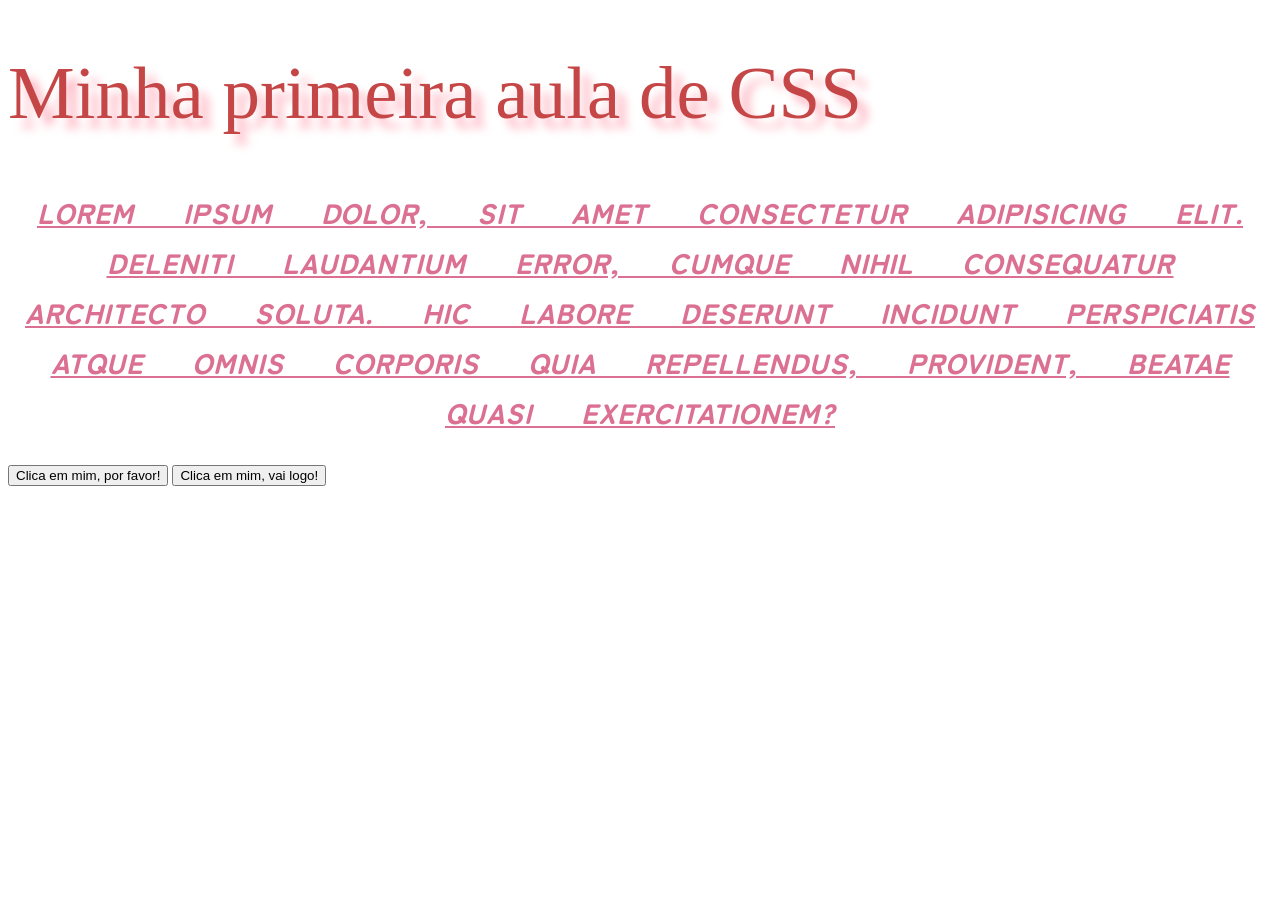
<file: Index.html>
<!-- * no CSS significa "TUDO"

<!DOCTYPE html>
<html lang="pt-br">
<head>
    <meta charset="UTF-8">
    <meta name="viewport" content="width=device-width, initial-scale=1.0">
    <link rel="stylesheet" href="./Styles.css">
    <title>CSS</title>
</head>
<body>
    <h1 id="titulo"> Minha primeira aula de CSS</h1>

    <p id="paragrafo">Lorem ipsum dolor, sit amet consectetur adipisicing elit. Deleniti laudantium error, cumque nihil consequatur architecto soluta.
         Hic labore deserunt incidunt perspiciatis atque omnis corporis quia repellendus, provident, beatae quasi exercitationem?
    </p>

    <button id="botao">Clica em mim, por favor!</button>
    <button id="outro-botao"> Clica em mim, vai logo!</button>
</body>
</html> -->

<!DOCTYPE html>
<html lang="pt-br">
<head>
    <meta charset="UTF-8">
    <meta name="viewport" content="width=device-width, initial-scale=1.0">
    <link href="./Styles.css" rel="stylesheet">
    <link rel="preconnect" href="https://fonts.googleapis.com">
    <link rel="preconnect" href="https://fonts.gstatic.com" crossorigin>
    <link href="https://fonts.googleapis.com/css2?family=Zen+Maru+Gothic&display=swap" rel="stylesheet">
    <title>CSS</title>
</head>
<body>
    <h1 class="texto"> Minha primeira aula de CSS</h1>

    <p class="texto">Lorem ipsum dolor, sit amet consectetur adipisicing elit. Deleniti laudantium error, cumque nihil consequatur architecto soluta.
         Hic labore deserunt incidunt perspiciatis atque omnis corporis quia repellendus, provident, beatae quasi exercitationem?
    </p>

    <button class="botao">Clica em mim, por favor!</button>
    <button id="segundo-botao"> Clica em mim, vai logo!</button>
</body>
</html>
</file>
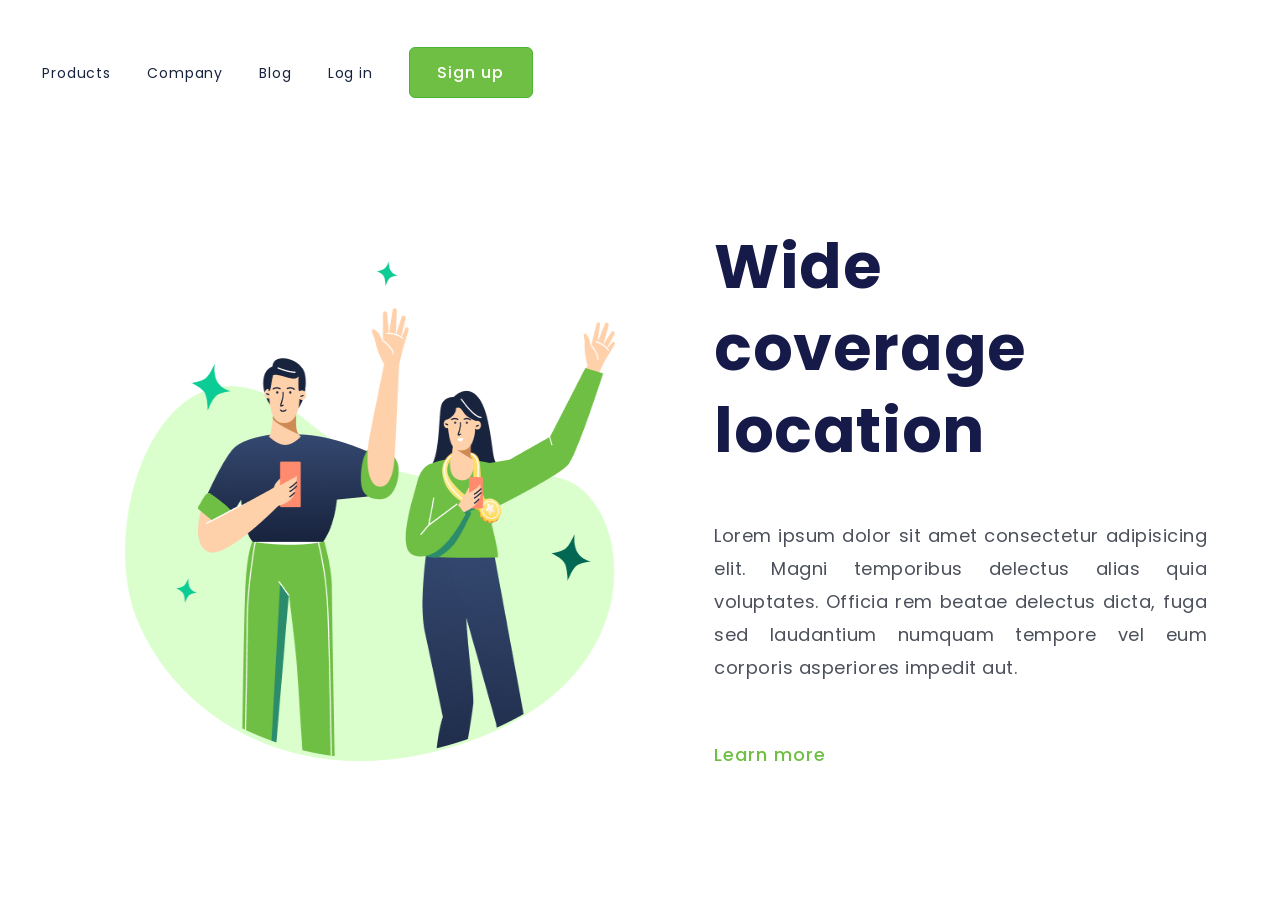
<file: Desafio1.html>
<!DOCTYPE html>
<html lang="pt-br">
<head>
    <meta charset="UTF-8">
    <meta name="viewport" content="width=device-width, initial-scale=1.0">
    <link rel="stylesheet" href="./Desafio1.css">
    <style>
      @import url('https://fonts.googleapis.com/css2?family=Montserrat:ital,wght@0,100..900;1,100..900&family=Poppins:ital,wght@0,100;0,200;0,300;0,400;0,500;0,600;0,700;0,800;0,900;1,100;1,200;1,300;1,400;1,500;1,600;1,700;1,800;1,900&display=swap');  
    </style>
    <title>Desafio - 01 - CSS</title>
</head>
<body>
    <header>
        <a class="link-menu">Products</a>
        <a class="link-menu">Company</a>
        <a class="link-menu">Blog</a>
        <a class="link-menu">Log in</a>
        <button class="button-sign-up">Sign up</button>
    </header>
    <main>
        <img src="./img/Desafio1.png" alt="wide-coverage-location" class="Logo-image">
        <div>
            <h1>Wide coverage location</h1>
            <p>Lorem ipsum dolor sit amet consectetur adipisicing elit. Magni temporibus delectus alias quia voluptates. Officia rem beatae delectus dicta, fuga sed laudantium numquam tempore vel eum corporis asperiores impedit aut.</p>
            <button class="button-learn-more"> Learn more</button>
        </div>
    </main>
</body>
</html>
</file>
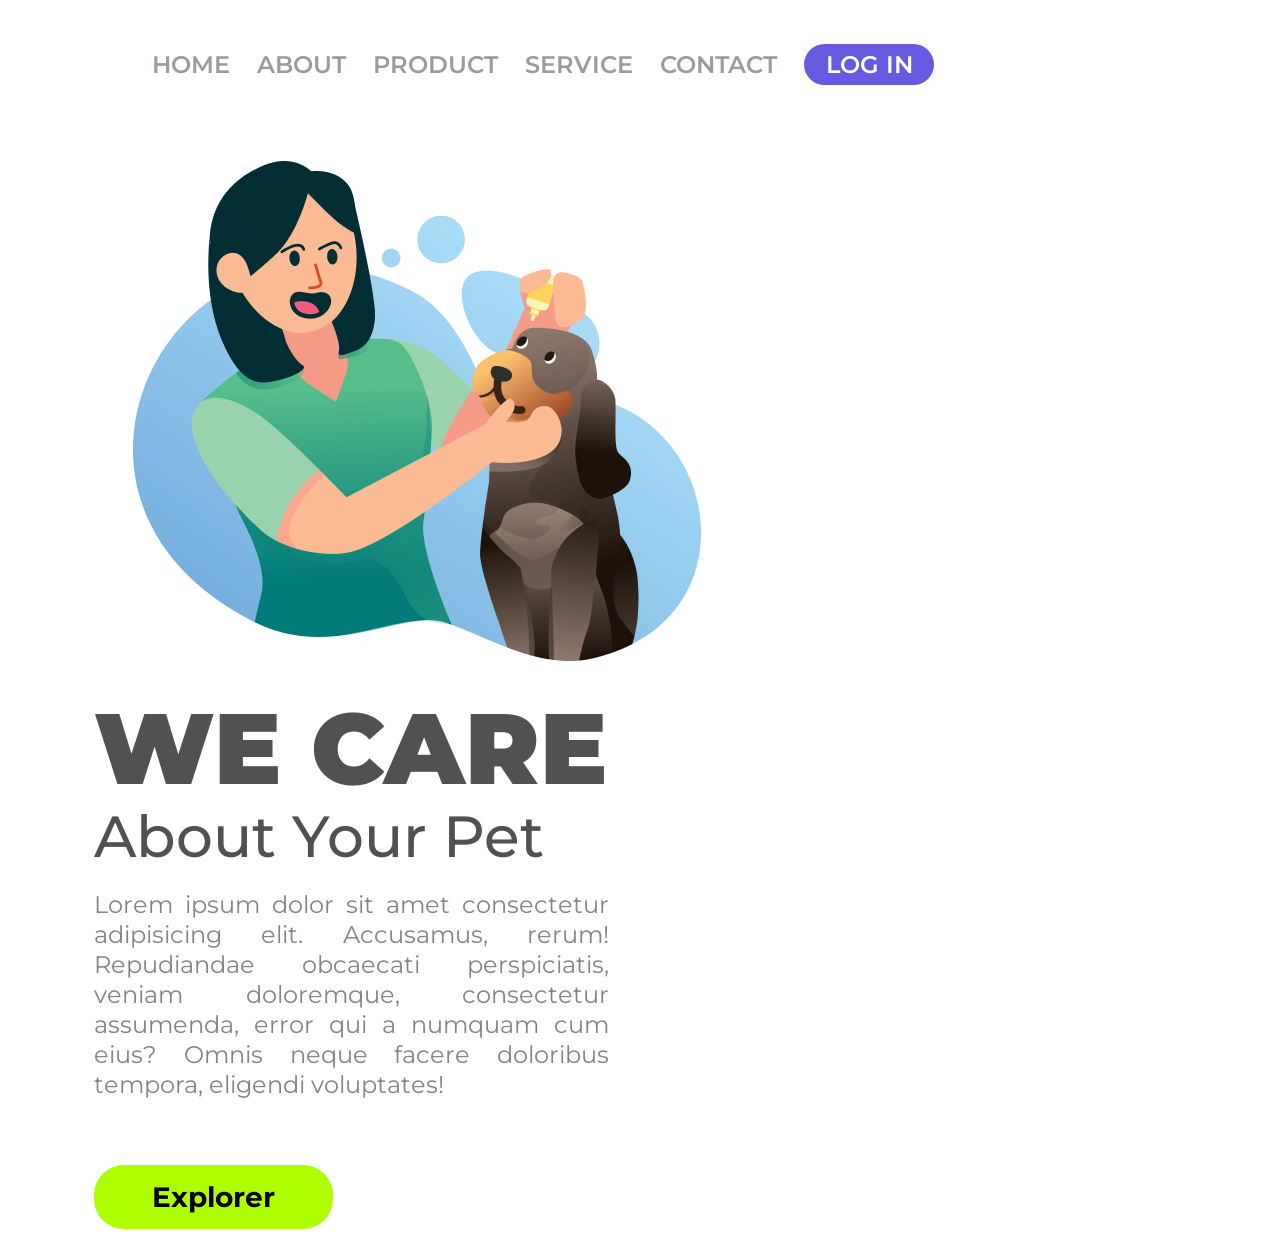
<file: Indexprojeto1.html>
<!DOCTYPE html>
<html lang="pt-br">
<head>
    <meta charset="UTF-8">
    <meta name="viewport" content="width=device-width, initial-scale=1.0">
    <link rel="stylesheet" href="./Stylesprojeto1.css">
    <style>
       @import url('https://fonts.googleapis.com/css2?family=Montserrat:ital,wght@0,100..900;1,100..900&display=swap');
    </style>
    <title>We Care</title>
</head>
<body>
    <header>
        <a class="link-header">HOME</a>
        <a class="link-header">ABOUT</a>
        <a class="link-header">PRODUCT</a>
        <a class="link-header">SERVICE</a>
        <a class="link-header">CONTACT</a>
        <button class="button-header">LOG IN</button>
    </header>
    <main>
        <img src="./img/Illustration 2.png" alt="we-care-logo" class="logo-image">
        <section>
            <h1>WE CARE</h1>
            <h2>About Your Pet</h2>
            <p>Lorem ipsum dolor sit amet consectetur adipisicing elit. Accusamus, rerum! Repudiandae obcaecati perspiciatis, veniam doloremque, consectetur assumenda, error qui a numquam cum eius? Omnis neque facere doloribus tempora, eligendi voluptates!</p>
            <button class="button-main">Explorer</button>
        </section>
    </main>
</body>
</html>
</file>
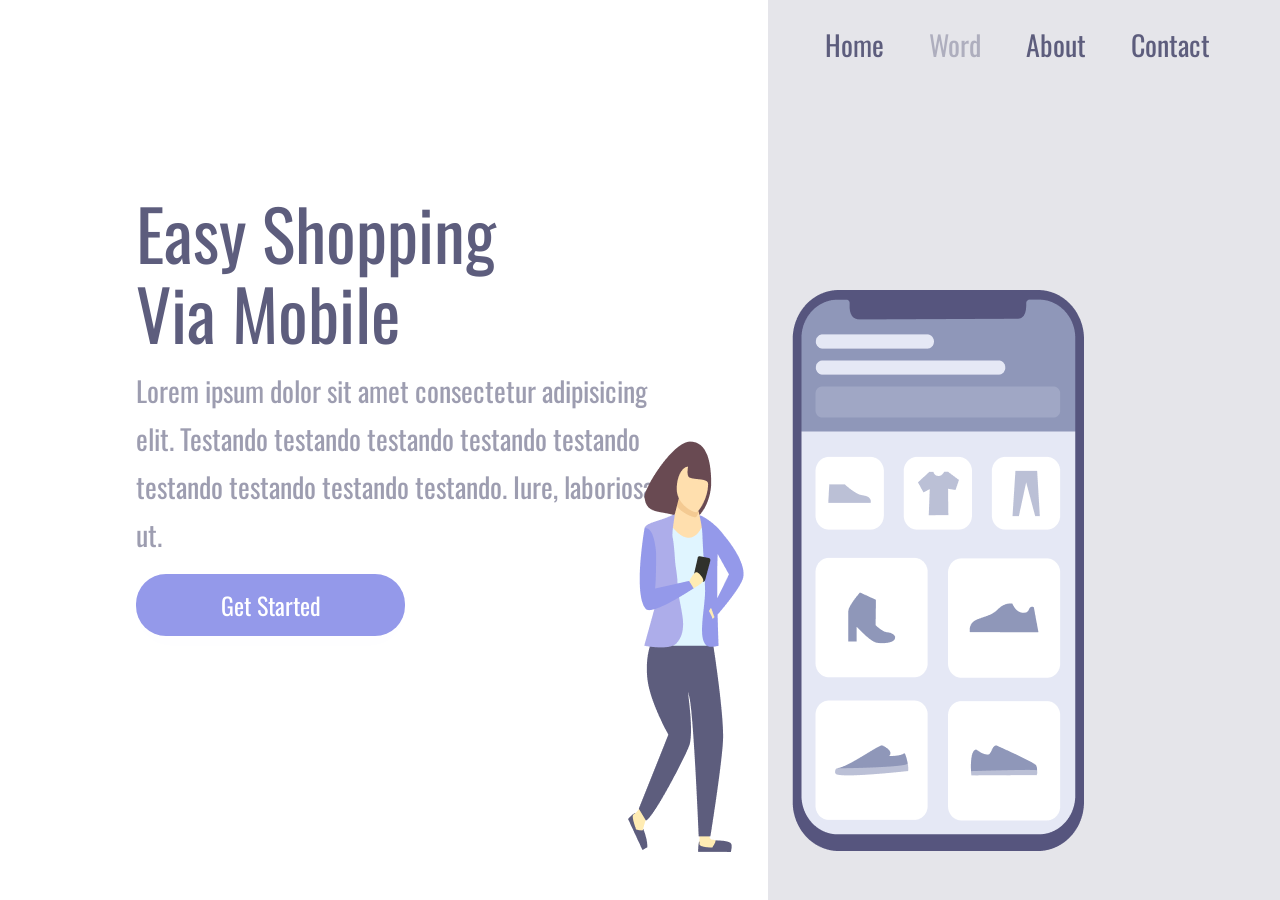
<file: Projeto1.html>
<!DOCTYPE html>
<html lang="en">
<head>
    <meta charset="UTF-8">
    <meta name="viewport" content="width=device-width, initial-scale=1.0">
    <link rel="stylesheet" href="./Projeto1.css">
    <link rel="preconnect" href="https://fonts.googleapis.com">
    <link rel="preconnect" href="https://fonts.gstatic.com" crossorigin>
    <link href="https://fonts.googleapis.com/css2?family=Montserrat:ital,wght@0,100..900;1,100..900&family=Oswald:wght@200..700&family=Poppins:ital,wght@0,100;0,200;0,300;0,400;0,500;0,600;0,700;0,800;0,900;1,100;1,200;1,300;1,400;1,500;1,600;1,700;1,800;1,900&display=swap" rel="stylesheet">
    <title>CSS - Projeto</title>
</head>
<body>
    <div class="wrapper">
        <section class="container-left">
            <h1>Easy Shopping Via Mobile</h1>
            <p>Lorem ipsum dolor sit amet consectetur adipisicing elit. Testando testando testando testando testando testando testando testando testando. Iure, laboriosam ut.</p>
            <button>Get Started</button>
        </section>
        <section class="container-right">
            <header>
                <a>Home</a>
                <a>Word</a>
                <a>About</a>
                <a>Contact</a>
            </header>
            <img alt="girl-cellphone" src="./img/Projeto1.png">
        </section>
    </div>    
</body>
</html>
</file>
<file: Styles.css>
h1 { /*cabeçalho*/
    color: #c54646;
    font-size: 75px;
    font-weight: lighter; 
    text-shadow: 10px 10px 10px rgb(255, 181, 193);
    
    
    /*font-weight: bolder = negrito com força
      font-weight: lighter = fonte fina;
      font-style: italic   = fonte itálica
      line-height: 30px = altura da linha;
      letter-spacing: 30px; = espaço entre as letras
      word-spacing: 40px; = espaço entre palavras
      text-align: center; = alinhamento do texto
      text-transform: uppercase; = deixa todo texto maiúsculo
      text-decoration: underline; = deixa o texto sublinhado
      text-shadow: 5px 5px 5px #ff0000 = sombra na horizontal, vertical, 
      o quanto vai ser o nível  da sombra se é bem ou fraco esfumaçado*/
}

p{ /*parágrafo*/
    color: palevioletred;
    font-size: 28px; /*tamanho to texto*/
    font-weight: 999; /*lagura da fonte, tipo colocar em negrito*/
    font-family: "Zen Maru Gothic", sans-serif; /* as fontes acrescento pelo https://fonts.google.com/*/
    font-style: italic;
    line-height: 50px ;
    letter-spacing: 1px;
    word-spacing: 40px;
    text-align: center;
    text-transform: uppercase;
    text-decoration: underline;
</file>
<file: Desafio1.css>
@import url('https://fonts.googleapis.com/css2?family=Montserrat:ital,wght@0,100..900;1,100..900&family=Poppins:ital,wght@0,100;0,200;0,300;0,400;0,500;0,600;0,700;0,800;0,900;1,100;1,200;1,300;1,400;1,500;1,600;1,700;1,800;1,900&display=swap');
*{
    margin: 0;
    padding: 0;
    box-sizing: border-box;
    font-family: "Poppins", sans-serif;}

header{
    margin-top: 47px;
    margin-left: 42px;
}

.link-menu{
    font-size: 14px;
    font-weight: 400;
    line-height: 21px;
    letter-spacing: 0.875px;
    color: #17233D;
    cursor: pointer;
    margin-right: 32px;
}

.button-sign-up{
    background:#6FBF44;
    border-radius: 6px;
    width: 124px;
    height: 51px;
    border: 1px solid #4cb538;
    font-weight: 500;
    font-size: 16px;
    line-height: 24px;
    color: #ffffff;
    cursor: pointer;
    letter-spacing: 1px;
    }


img{
    margin: 163px 0 0 123px;
    display: inline-block;
}    

.Logo-image{
    width: 500px; 
    height: 500px;
    margin-left: 125px;
    display: inline-block;
    margin: 163px 0 0 125px;
}  

div{
    display: inline-block;
    margin-left: 85px;
    width: 493px;

}

h1{
    font-size: 62px;
    font-weight: 700;
    line-height: 82px;
    letter-spacing: 0.596154px;
    color: #161a49;
}

p{
    font-size: 18px;
    font-weight: 400;
    line-height: 33px;
    letter-spacing: 0.5px;
    text-align: justify;
    color: #4b505a;
    margin-top: 47px;
    margin-bottom: 57px;
    
}

.button-learn-more{
    font-size: 18px;
    font-weight: 500;
    line-height: 27px;
    color: rgba(111, 191, 68, 1);
    letter-spacing: 1px;
    margin-bottom: 65px;
    cursor: pointer;
    background: transparent;
    border: none;
    
}

@media screen and (max-width: 1207px){
    .link-menu {
        width: 100%;
        height: 50%;
        padding: 0;
        margin: 0%;
    }

    .Logo-image{
        width: 500px; 
        height: 500px;
        margin-left: 0px;
        display: inline-block;
        margin: 20px 0 0 20px;

    button {
        margin: 0 auto;
        display: block;

    }
    img{
        position: static;
        max-width: 35%;
    }
    header{
        display: none;
    }
    h1{ font-size: 36px;
        line-height: 52px;
        width: auto;
        margin: 58px 0 0 50px;
        text-align: center;
    }
    p{
        margin: 15px 40px;
        width: auto;
        text-align: center;
        font-size: 14px;
        line-height: 24px;
    }
    }    

    @media screen and (max-width: 330px){
        .container-left{
            height: 70%;
        }
        
    }
</file>
<file: Stylesprojeto1.css>
@import url('https://fonts.googleapis.com/css2?family=Montserrat:ital,wght@0,100..900;1,100..900&display=swap');
*{font-family: "Montserrat", sans-serif;}

header{
  margin: 44px 144px 76px;
}
 .link-header {
  font-weight: 600 ;
  font-size: 24px;
  line-height: 29px;
  color: #989d9c;
  cursor: pointer;
  margin-right: 23px;
 }

 .button-header{
    background: #665ae1;
    border-radius: 20.5px;
    width: 130px;
    height: 41px;
    border: none;
    font-weight: 600;
    font-size: 24px;
    line-height: 29px;
    color: #ffffff;
    cursor: pointer;
 }

.logo-image{
  Width: 568px;
  Height: 500px;
  margin-left: 125px;
  display: inline-block;
}

section{
  display: inline-block;
  margin-left: 86px;
}

h1{/* WE CARE */
  font-weight: 900;
  font-size: 100px;
  line-height: 1px;
/* identical to box height */
  color: #515151;
}

h2 {  /* About Your Pet */
  font-weight: 500;
  font-size: 58px;
  line-height: 10px;
  color: #515151;
}

p {
  font-weight: 400;
  font-size: 24px;
  line-height: 30px;
  color: #848484;
  width: 515px;
  margin-top: 32px;
  margin-bottom: 65px;
  text-align: justify;

}

.button-main{
  background: #adff00;
  border-radius: 30px;
  width: 239px;
  height: 64px;
  border: none;
  cursor: pointer;
  filter: drop-shadow (0px 4px 4px rgba(0, 0, 0, 0.25));
  font-weight: 700;
  font-size: 28px;
  line-height: 34px;
  color: #000000 ;

  

}
</file>
<file: Projeto1.css>
*{
    margin: 0;
    padding: 0;
    box-sizing: border-box;
    font-family: "Oswald", sans-serif;
    font-weight: 400;
    color: #5d5d7d;
}

.wrapper {
    height: 100vh;
    width: 100vw;
}

.container-left{
    display: inline-block;
    width: 60%;
    padding-left: 136px;
    margin-top: 15%;
}

.container-right{
    display: inline-block;
    background-color: rgba(93,93,125,0.16);
    height: 100vh;
    width: 40%;
    position: absolute;
}

img{
    position: relative;
    top: 25%;
    right: 140px;
}

h1 {
    font-size: 70px;
    line-height: 80px;
    width: 368px;
}

p{
    font-size: 28px;
    line-height: 48px;
    opacity: 0.6;
    margin: 15px 0;
    width: 540px;
}

button {
    width: 269px;
    height: 62px;
    background: #9499ea;
    box-shadow: 0px 10px 24px rgb(148, 153, 234, 0.00979959);
    border: none;
    border-radius: 30px;
    font-size: 24px;
    line-height: 36px;
    text-align: center;
    color: #ffffff;
    cursor: pointer;
}

button:hover{
    opacity: .8;
}

button:active{
    opacity: .6;
}

a{
    font-size: 28px;
    line-height: 41px;
    margin-right: 41px;
    cursor: pointer;
}

a:nth-child(2){
    opacity: 0.4;
}

a:hover {
    opacity: 0.4;
}

a:active {
    opacity: 0.8;
}

header{
    margin: 24px 0 0 57px;
}

@media screen and (max-width: 900px){ 
    .container-left{
        width: 100%;
        height: 50%;
        padding: 0;
        margin: 0;
    }
    .container-right{
        display: block;
        height: auto;
        width: 100%;
        position: static;
    }
    img{
        position: static;
        max-width: 90%;
    }
    header {
        display: none;
    }
    h1{
        font-size: 36px;
        line-height: 52px;
        width: auto;
        margin: 58px 50px 0 50px;
        text-align: center;     
    }
    p{
        margin: 15px 40px;
        width: auto;
        text-align: center;
        font-size: 14px;
        line-height: 24px;
    }
    button {
        margin: 0 auto;
        display: block;
    }
}
@media screen and (max-width: 330px) {
    .container-left{
        height: 70%;
    }
}
</file>
